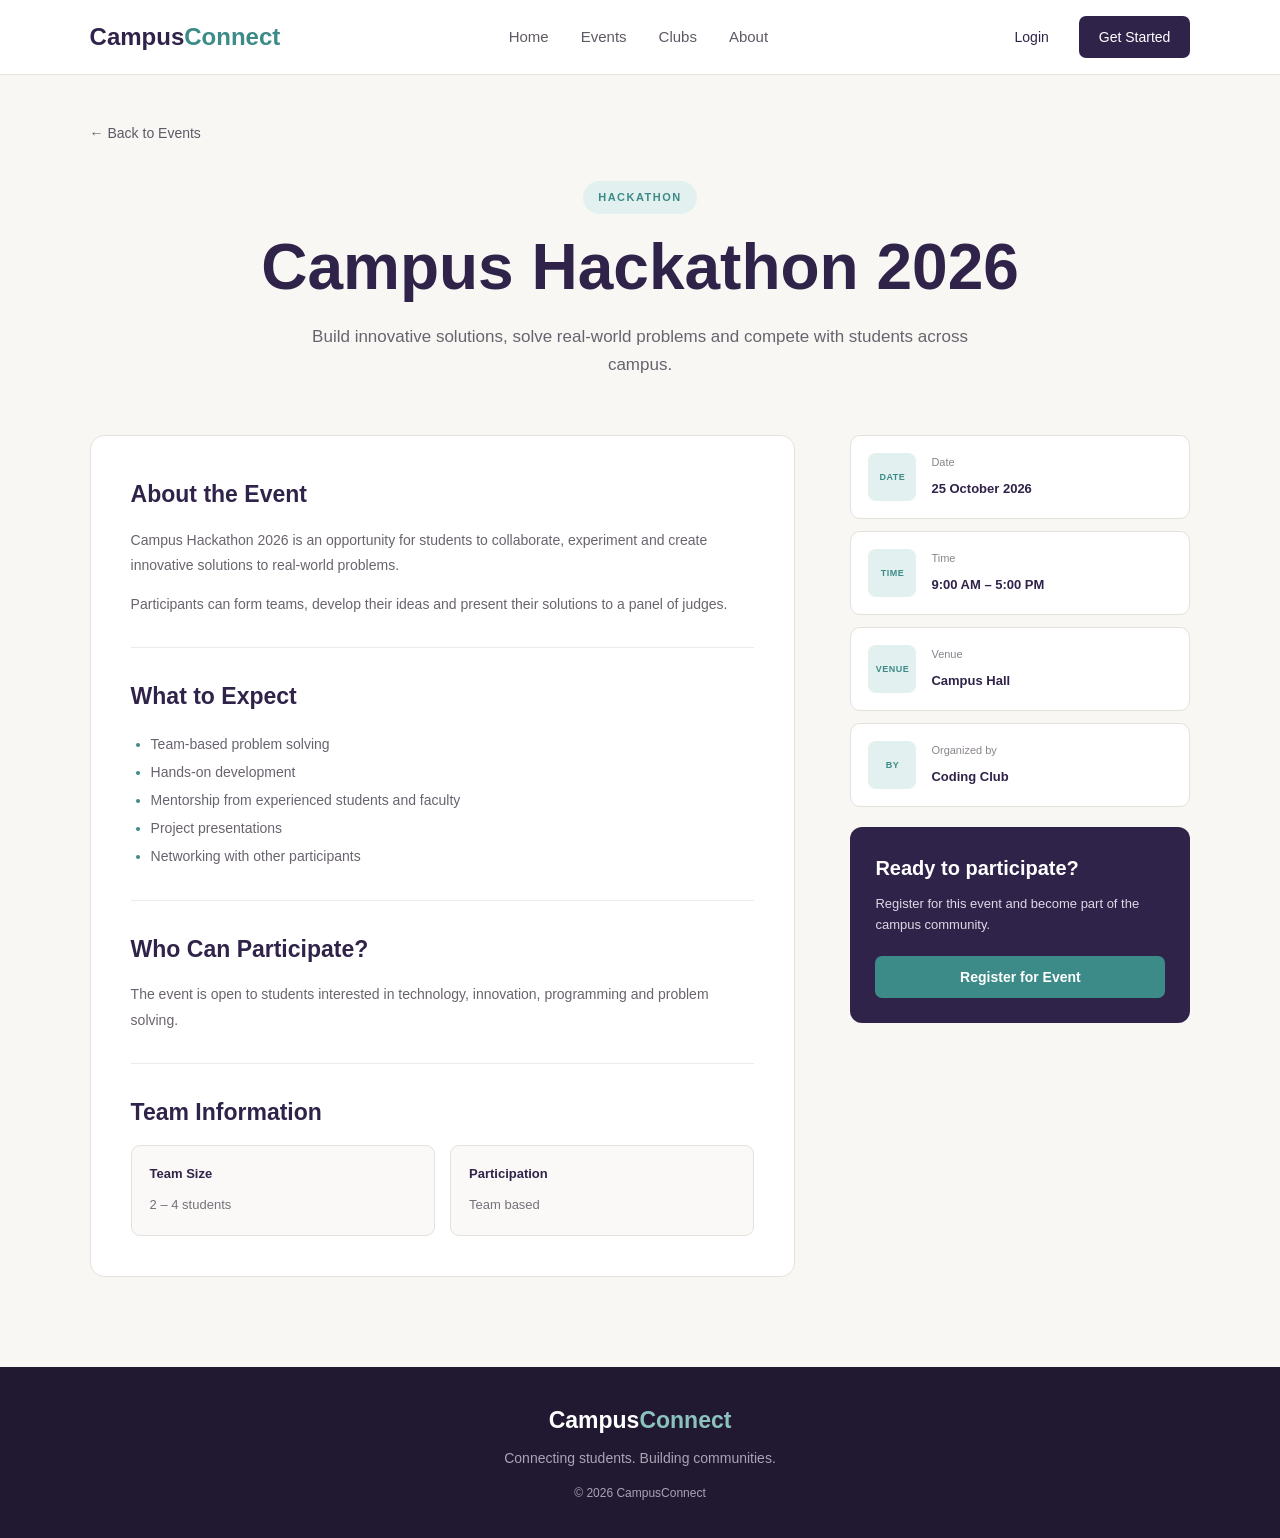
<file: frontend/event-details.html>
<!DOCTYPE html>
<html lang="en">

<head>

    <meta charset="UTF-8">

    <meta name="viewport" content="width=device-width, initial-scale=1.0">

    <title>Event Details | CampusConnect</title>

    <!-- Main Website CSS -->
    <link rel="stylesheet" href="CSS/style.css">

    <!-- Event Details CSS -->
    <link rel="stylesheet" href="CSS/event-details.css">

</head>


<body>

    <!-- =========================
         NAVIGATION BAR
    ========================== -->

    <header class="navbar">

        <a href="index.html" class="logo">
            Campus<span>Connect</span>
        </a>


        <nav class="navigation">

            <a href="index.html">
                Home
            </a>

            <a href="events.html">
                Events
            </a>

            <a href="clubs.html">
                Clubs
            </a>

            <a href="index.html#about">
                About
            </a>

        </nav>


        <div class="nav-buttons">

            <!-- Login will be connected to the React page later -->

            <a href="#" class="login-button">
                Login
            </a>

            <a href="#" class="signup-button">
                Get Started
            </a>

        </div>

    </header>



    <!-- =========================
         EVENT DETAILS
    ========================== -->

    <main class="event-details-page">


        <!-- Back to Events -->

        <div class="back-container">

            <a href="events.html" class="back-link">
                ← Back to Events
            </a>

        </div>



        <!-- Event Header -->

        <section class="event-detail-header">

            <div class="event-detail-category">
                HACKATHON
            </div>


            <h1>
                Campus Hackathon 2026
            </h1>


            <p class="event-detail-intro">
                Build innovative solutions, solve real-world
                problems and compete with students across
                campus.
            </p>

        </section>



        <!-- Event Information -->

        <section class="event-information">


            <!-- Main Information -->

            <div class="event-main-content">


                <!-- About -->

                <div class="detail-section">

                    <h2>
                        About the Event
                    </h2>

                    <p>
                        Campus Hackathon 2026 is an opportunity
                        for students to collaborate, experiment
                        and create innovative solutions to
                        real-world problems.
                    </p>

                    <p>
                        Participants can form teams, develop
                        their ideas and present their solutions
                        to a panel of judges.
                    </p>

                </div>



                <!-- What to Expect -->

                <div class="detail-section">

                    <h2>
                        What to Expect
                    </h2>

                    <ul class="detail-list">

                        <li>
                            Team-based problem solving
                        </li>

                        <li>
                            Hands-on development
                        </li>

                        <li>
                            Mentorship from experienced students
                            and faculty
                        </li>

                        <li>
                            Project presentations
                        </li>

                        <li>
                            Networking with other participants
                        </li>

                    </ul>

                </div>



                <!-- Eligibility -->

                <div class="detail-section">

                    <h2>
                        Who Can Participate?
                    </h2>

                    <p>
                        The event is open to students interested
                        in technology, innovation, programming
                        and problem solving.
                    </p>

                </div>



                <!-- Team Information -->

                <div class="detail-section">

                    <h2>
                        Team Information
                    </h2>

                    <div class="team-info">

                        <div>
                            <strong>
                                Team Size
                            </strong>

                            <span>
                                2 – 4 students
                            </span>
                        </div>


                        <div>
                            <strong>
                                Participation
                            </strong>

                            <span>
                                Team based
                            </span>
                        </div>

                    </div>

                </div>

            </div>



            <!-- Event Sidebar -->

            <aside class="event-sidebar">


                <!-- Event Date -->

                <div class="event-info-card">

                    <div class="info-icon">
                        DATE
                    </div>

                    <div>

                        <span>
                            Date
                        </span>

                        <strong>
                            25 October 2026
                        </strong>

                    </div>

                </div>



                <!-- Event Time -->

                <div class="event-info-card">

                    <div class="info-icon">
                        TIME
                    </div>

                    <div>

                        <span>
                            Time
                        </span>

                        <strong>
                            9:00 AM – 5:00 PM
                        </strong>

                    </div>

                </div>



                <!-- Event Location -->

                <div class="event-info-card">

                    <div class="info-icon">
                        VENUE
                    </div>

                    <div>

                        <span>
                            Venue
                        </span>

                        <strong>
                            Campus Hall
                        </strong>

                    </div>

                </div>



                <!-- Organizer -->

                <div class="event-info-card">

                    <div class="info-icon">
                        BY
                    </div>

                    <div>

                        <span>
                            Organized by
                        </span>

                        <strong>
                            Coding Club
                        </strong>

                    </div>

                </div>



                <!-- Registration -->

                <div class="registration-card">

                    <h3>
                        Ready to participate?
                    </h3>

                    <p>
                        Register for this event and
                        become part of the campus community.
                    </p>

                    <button
                        class="register-button"
                        id="registerButton"
                    >
                        Register for Event
                    </button>

                </div>

            </aside>

        </section>

    </main>



    <!-- =========================
         FOOTER
    ========================== -->

    <footer>

        <div class="footer-logo">
            Campus<span>Connect</span>
        </div>

        <p>
            Connecting students. Building communities.
        </p>

        <p class="copyright">
            © 2026 CampusConnect
        </p>

    </footer>



    <!-- Event Details JavaScript -->

    <script src="JS/event-details.js"></script>

</body>

</html>
</file>
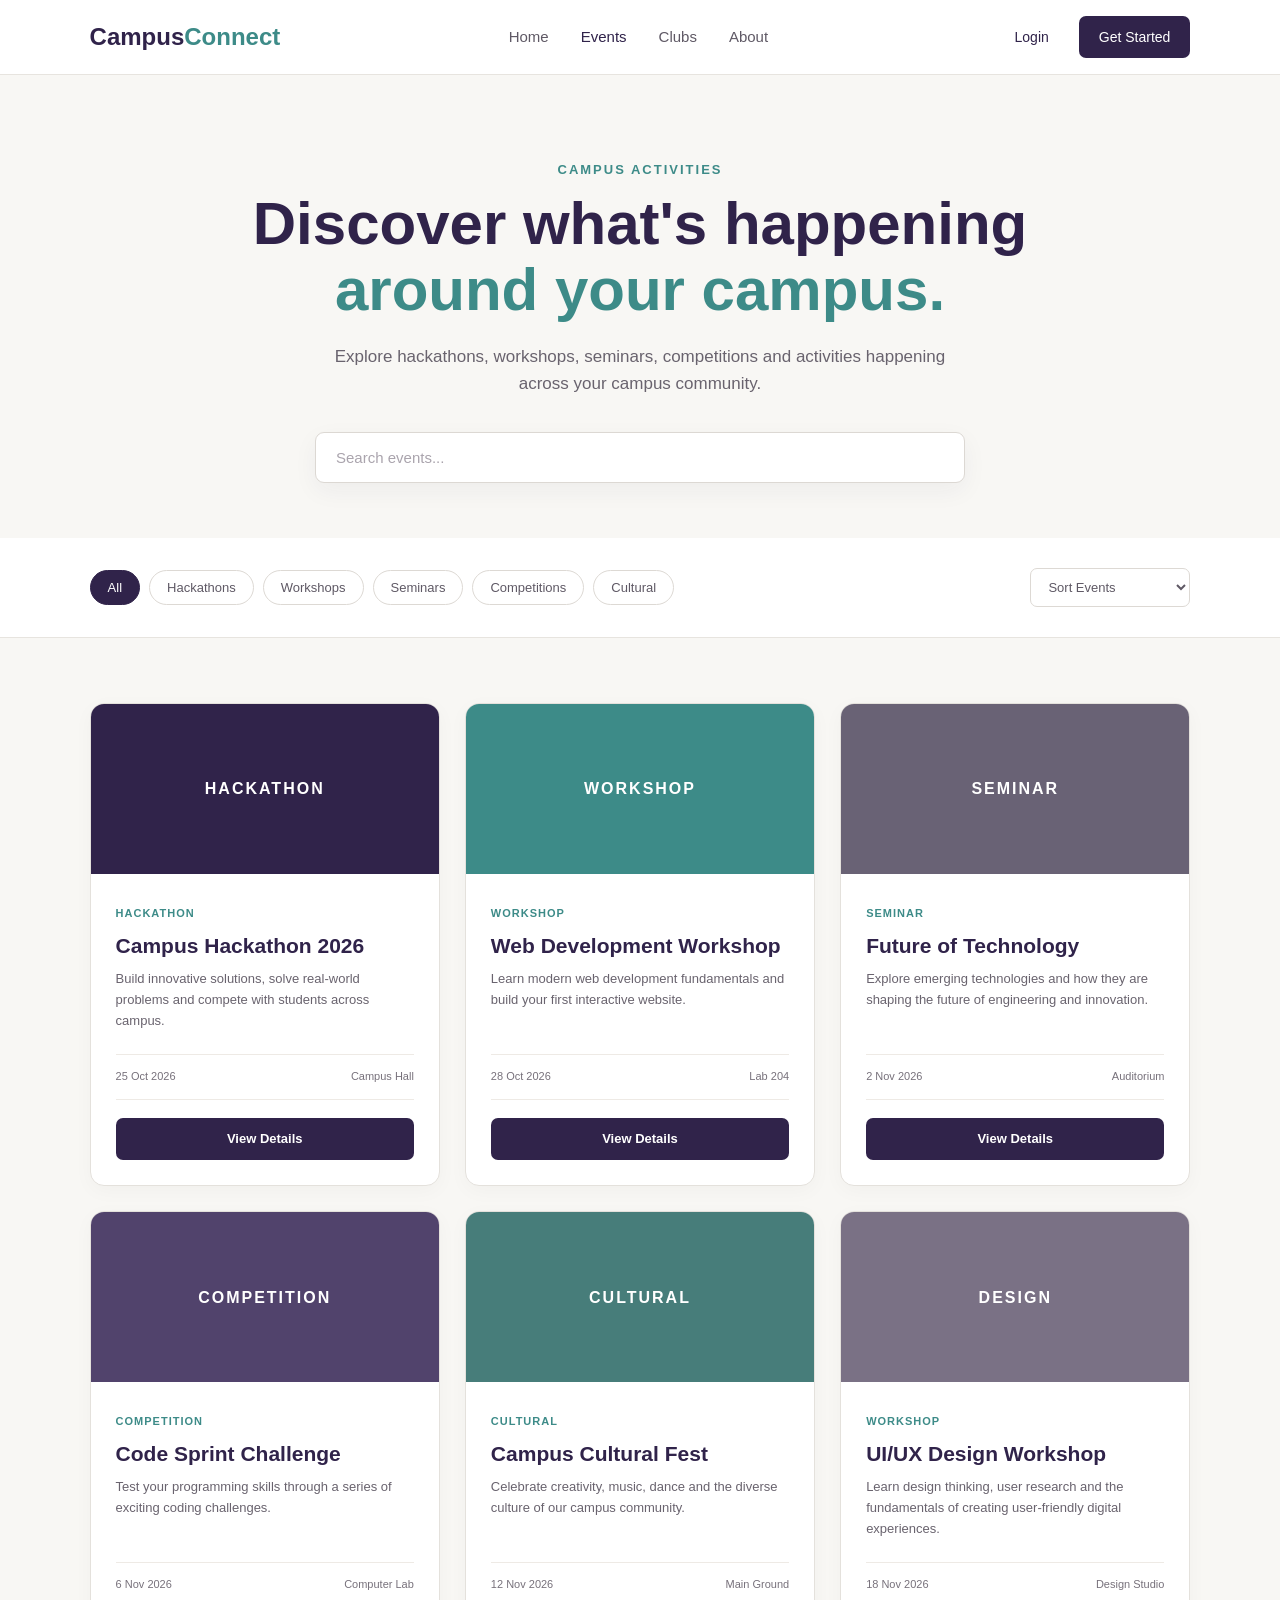
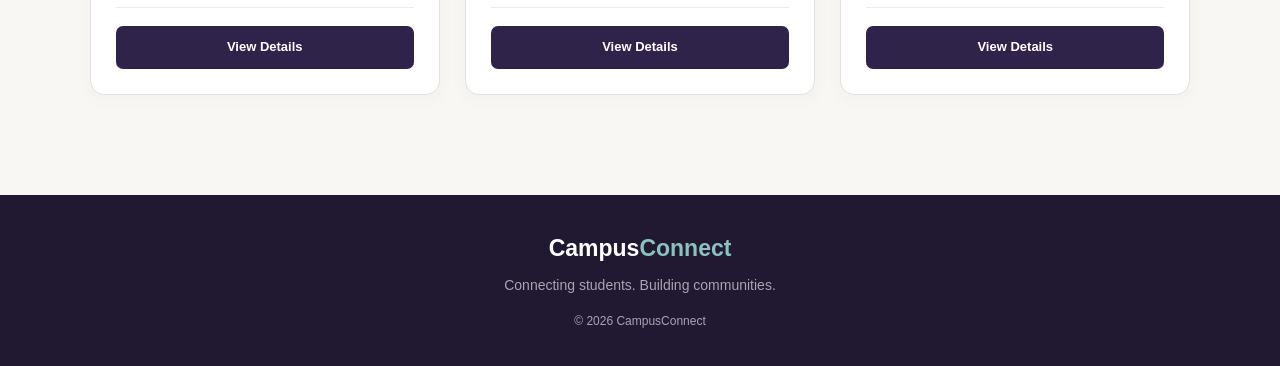
<file: frontend/events.html>
<!DOCTYPE html>
<html lang="en">

<head>

    <meta charset="UTF-8">

    <meta name="viewport" content="width=device-width, initial-scale=1.0">

    <title>Events | CampusConnect</title>

    <!-- Main Website CSS -->
    <link rel="stylesheet" href="CSS/style.css">

    <!-- Events Page CSS -->
    <link rel="stylesheet" href="CSS/events.css">

</head>


<body>

    <!-- =========================
         NAVIGATION BAR
    ========================== -->

    <header class="navbar">

        <a href="index.html" class="logo">
            Campus<span>Connect</span>
        </a>


        <nav class="navigation">

            <a href="index.html">
                Home
            </a>

            <a href="events.html" class="active">
                Events
            </a>

            <a href="clubs.html">
                Clubs
            </a>

            <a href="index.html#about">
                About
            </a>

        </nav>


        <div class="nav-buttons">

            <!-- Login will be connected to the React login later -->

            <a href="#" class="login-button">
                Login
            </a>

            <a href="#" class="signup-button">
                Get Started
            </a>

        </div>

    </header>



    <!-- =========================
         EVENTS PAGE
    ========================== -->

    <main>


        <!-- Page Introduction -->

        <section class="events-hero">

            <div class="events-heading">

                <p class="section-label">
                    CAMPUS ACTIVITIES
                </p>

                <h1>
                    Discover what's happening
                    <span>around your campus.</span>
                </h1>

                <p>
                    Explore hackathons, workshops, seminars,
                    competitions and activities happening across
                    your campus community.
                </p>

            </div>


            <!-- Search -->

            <div class="event-search">

                <input
                    type="text"
                    id="eventSearch"
                    placeholder="Search events..."
                >

            </div>

        </section>



        <!-- =========================
             FILTER SECTION
        ========================== -->

        <section class="event-controls">

            <div class="category-filters">

                <button
                    class="filter-button active-filter"
                    data-category="all"
                >
                    All
                </button>

                <button
                    class="filter-button"
                    data-category="hackathon"
                >
                    Hackathons
                </button>

                <button
                    class="filter-button"
                    data-category="workshop"
                >
                    Workshops
                </button>

                <button
                    class="filter-button"
                    data-category="seminar"
                >
                    Seminars
                </button>

                <button
                    class="filter-button"
                    data-category="competition"
                >
                    Competitions
                </button>

                <button
                    class="filter-button"
                    data-category="cultural"
                >
                    Cultural
                </button>

            </div>


            <select id="eventSort">

                <option value="default">
                    Sort Events
                </option>

                <option value="date">
                    Upcoming First
                </option>

                <option value="name">
                    Name A-Z
                </option>

            </select>

        </section>



        <!-- =========================
             EVENTS GRID
        ========================== -->

        <section class="events-container">

            <div class="events-grid" id="eventsGrid">


                <!-- Event 1 -->

                <article
                    class="event-item"
                    data-category="hackathon"
                    data-name="Campus Hackathon 2026"
                >

                    <div class="event-image hackathon-image">

                        <span>
                            HACKATHON
                        </span>

                    </div>


                    <div class="event-details">

                        <span class="event-category">
                            Hackathon
                        </span>

                        <h2>
                            Campus Hackathon 2026
                        </h2>

                        <p>
                            Build innovative solutions,
                            solve real-world problems and
                            compete with students across campus.
                        </p>


                        <div class="event-meta">

                            <span>
                                25 Oct 2026
                            </span>

                            <span>
                                Campus Hall
                            </span>

                        </div>


                        <a
                            href="event-details.html"
                            class="event-details-button"
                        >
                            View Details
                        </a>

                    </div>

                </article>



                <!-- Event 2 -->

                <article
                    class="event-item"
                    data-category="workshop"
                    data-name="Web Development Workshop"
                >

                    <div class="event-image workshop-image">

                        <span>
                            WORKSHOP
                        </span>

                    </div>


                    <div class="event-details">

                        <span class="event-category">
                            Workshop
                        </span>

                        <h2>
                            Web Development Workshop
                        </h2>

                        <p>
                            Learn modern web development
                            fundamentals and build your first
                            interactive website.
                        </p>


                        <div class="event-meta">

                            <span>
                                28 Oct 2026
                            </span>

                            <span>
                                Lab 204
                            </span>

                        </div>


                        <a
                            href="event-details.html"
                            class="event-details-button"
                        >
                            View Details
                        </a>

                    </div>

                </article>



                <!-- Event 3 -->

                <article
                    class="event-item"
                    data-category="seminar"
                    data-name="Future of Technology"
                >

                    <div class="event-image seminar-image">

                        <span>
                            SEMINAR
                        </span>

                    </div>


                    <div class="event-details">

                        <span class="event-category">
                            Seminar
                        </span>

                        <h2>
                            Future of Technology
                        </h2>

                        <p>
                            Explore emerging technologies
                            and how they are shaping the future
                            of engineering and innovation.
                        </p>


                        <div class="event-meta">

                            <span>
                                2 Nov 2026
                            </span>

                            <span>
                                Auditorium
                            </span>

                        </div>


                        <a
                            href="event-details.html"
                            class="event-details-button"
                        >
                            View Details
                        </a>

                    </div>

                </article>



                <!-- Event 4 -->

                <article
                    class="event-item"
                    data-category="competition"
                    data-name="Code Sprint Challenge"
                >

                    <div class="event-image competition-image">

                        <span>
                            COMPETITION
                        </span>

                    </div>


                    <div class="event-details">

                        <span class="event-category">
                            Competition
                        </span>

                        <h2>
                            Code Sprint Challenge
                        </h2>

                        <p>
                            Test your programming skills
                            through a series of exciting
                            coding challenges.
                        </p>


                        <div class="event-meta">

                            <span>
                                6 Nov 2026
                            </span>

                            <span>
                                Computer Lab
                            </span>

                        </div>


                        <a
                            href="event-details.html"
                            class="event-details-button"
                        >
                            View Details
                        </a>

                    </div>

                </article>



                <!-- Event 5 -->

                <article
                    class="event-item"
                    data-category="cultural"
                    data-name="Campus Cultural Fest"
                >

                    <div class="event-image cultural-image">

                        <span>
                            CULTURAL
                        </span>

                    </div>


                    <div class="event-details">

                        <span class="event-category">
                            Cultural
                        </span>

                        <h2>
                            Campus Cultural Fest
                        </h2>

                        <p>
                            Celebrate creativity, music,
                            dance and the diverse culture
                            of our campus community.
                        </p>


                        <div class="event-meta">

                            <span>
                                12 Nov 2026
                            </span>

                            <span>
                                Main Ground
                            </span>

                        </div>


                        <a
                            href="event-details.html"
                            class="event-details-button"
                        >
                            View Details
                        </a>

                    </div>

                </article>



                <!-- Event 6 -->

                <article
                    class="event-item"
                    data-category="workshop"
                    data-name="UI UX Design Workshop"
                >

                    <div class="event-image design-image">

                        <span>
                            DESIGN
                        </span>

                    </div>


                    <div class="event-details">

                        <span class="event-category">
                            Workshop
                        </span>

                        <h2>
                            UI/UX Design Workshop
                        </h2>

                        <p>
                            Learn design thinking, user research
                            and the fundamentals of creating
                            user-friendly digital experiences.
                        </p>


                        <div class="event-meta">

                            <span>
                                18 Nov 2026
                            </span>

                            <span>
                                Design Studio
                            </span>

                        </div>


                        <a
                            href="event-details.html"
                            class="event-details-button"
                        >
                            View Details
                        </a>

                    </div>

                </article>


            </div>


            <!-- No results message -->

            <div
                id="noEvents"
                class="no-events"
                style="display: none;"
            >

                <h3>
                    No events found
                </h3>

                <p>
                    Try a different search or category.
                </p>

            </div>

        </section>

    </main>



    <!-- =========================
         FOOTER
    ========================== -->

    <footer>

        <div class="footer-logo">
            Campus<span>Connect</span>
        </div>

        <p>
            Connecting students. Building communities.
        </p>

        <p class="copyright">
            © 2026 CampusConnect
        </p>

    </footer>



    <!-- Events JavaScript -->

    <script src="JS/events.js"></script>

</body>

</html>
</file>
<file: frontend/CSS/style.css>
/* =========================================
   CAMPUSCONNECT - MAIN STYLESHEET
========================================= */


/* =========================================
   1. GENERAL SETTINGS
========================================= */

* {
    margin: 0;
    padding: 0;
    box-sizing: border-box;
}

html {
    scroll-behavior: smooth;
}

body {
    font-family: Arial, Helvetica, sans-serif;
    background: #f8f7f4;
    color: #292631;
    line-height: 1.6;
}

a {
    text-decoration: none;
    color: inherit;
}

button {
    font-family: inherit;
}


/* =========================================
   2. NAVIGATION BAR
========================================= */

.navbar {
    height: 75px;

    display: flex;
    align-items: center;
    justify-content: space-between;

    padding: 0 7%;

    background: #ffffff;

    border-bottom: 1px solid #e7e4df;

    position: sticky;
    top: 0;

    z-index: 1000;
}


/* Logo */

.logo {
    font-size: 24px;
    font-weight: 700;

    color: #30234a;
}

.logo span {
    color: #3d8b88;
}


/* Navigation links */

.navigation {
    display: flex;
    gap: 32px;
}

.navigation a {
    font-size: 15px;

    color: #5f5965;

    transition: 0.3s;
}

.navigation a:hover,
.navigation a.active {
    color: #30234a;
}


/* Navigation buttons */

.nav-buttons {
    display: flex;
    align-items: center;
    gap: 12px;
}

.login-button {
    padding: 9px 18px;

    color: #30234a;

    font-size: 14px;
}

.signup-button {
    padding: 10px 20px;

    background: #30234a;

    color: #ffffff;

    border-radius: 7px;

    font-size: 14px;

    transition: 0.3s;
}

.signup-button:hover {
    background: #463363;
}


/* =========================================
   3. HERO SECTION
========================================= */

.hero {
    min-height: 620px;

    padding: 80px 7%;

    display: flex;
    align-items: center;
    justify-content: space-between;

    gap: 60px;

    background: linear-gradient(
        135deg,
        #f8f7f4,
        #f0eee9
    );
}


/* Hero text */

.hero-content {
    max-width: 600px;
}

.tagline {
    font-size: 13px;

    font-weight: bold;

    letter-spacing: 2px;

    color: #3d8b88;

    margin-bottom: 18px;
}

.hero h1 {
    font-size: clamp(48px, 6vw, 76px);

    line-height: 1.05;

    color: #30234a;

    margin-bottom: 25px;
}

.hero h1 span {
    color: #3d8b88;
}

.hero-description {
    max-width: 550px;

    font-size: 18px;

    color: #625d67;

    margin-bottom: 35px;
}


/* Hero buttons */

.hero-buttons {
    display: flex;

    gap: 15px;
}

.primary-button {
    padding: 13px 25px;

    background: #30234a;

    color: #ffffff;

    border-radius: 8px;

    font-weight: 600;

    transition: 0.3s;
}

.primary-button:hover {
    background: #463363;
}

.secondary-button {
    padding: 12px 25px;

    border: 1px solid #30234a;

    color: #30234a;

    border-radius: 8px;

    font-weight: 600;

    transition: 0.3s;
}

.secondary-button:hover {
    background: #30234a;

    color: white;
}


/* =========================================
   4. HERO VISUAL
========================================= */

.hero-visual {
    width: 430px;
    height: 430px;

    position: relative;

    display: flex;

    justify-content: center;
    align-items: center;
}


/* Main circle */

.main-circle {
    width: 280px;
    height: 280px;

    border-radius: 50%;

    background: #30234a;

    display: flex;

    align-items: center;
    justify-content: center;

    box-shadow:
        0 25px 60px rgba(48, 35, 74, 0.25);
}

.circle-content {
    text-align: center;

    color: white;
}

.circle-title {
    display: block;

    font-size: 14px;

    letter-spacing: 4px;

    color: #9bc7c3;

    margin-bottom: 5px;
}

.circle-content strong {
    font-size: 35px;

    letter-spacing: 2px;
}


/* Floating cards */

.floating-card {
    position: absolute;

    width: 225px;

    display: flex;

    align-items: center;

    gap: 12px;

    padding: 15px 18px;

    background: white;

    border-radius: 12px;

    box-shadow:
        0 12px 35px rgba(0, 0, 0, 0.10);
}

.floating-card p {
    font-size: 12px;

    color: #77717d;
}

.card-icon {
    width: 40px;
    height: 40px;

    flex-shrink: 0;

    display: flex;

    align-items: center;
    justify-content: center;

    border-radius: 9px;

    background: #e2f0ee;

    color: #3d8b88;

    font-weight: bold;
}

.event-card {
    top: 35px;
    left: 0;
}

.team-card {
    bottom: 40px;
    right: 0;
}


/* =========================================
   5. COMMON SECTION SETTINGS
========================================= */

.section-heading {
    max-width: 720px;

    margin: 0 auto 50px;

    text-align: center;
}

.section-label {
    margin-bottom: 10px;

    color: #3d8b88;

    font-size: 13px;

    font-weight: bold;

    letter-spacing: 2px;
}

.section-heading h2 {
    font-size: 40px;

    line-height: 1.2;

    color: #30234a;
}

.section-heading h2 span {
    color: #3d8b88;
}

.section-description {
    margin-top: 10px;

    color: #69636e;
}


/* =========================================
   6. FEATURES SECTION
========================================= */

.features {
    padding: 100px 7%;

    background: #ffffff;
}

.feature-grid {
    display: grid;

    grid-template-columns:
        repeat(3, 1fr);

    gap: 25px;
}

.feature-card {
    padding: 35px;

    border: 1px solid #e7e4df;

    border-radius: 14px;

    transition: 0.3s;
}

.feature-card:hover {
    transform: translateY(-5px);

    box-shadow:
        0 15px 40px rgba(0, 0, 0, 0.08);
}

.feature-icon {
    width: 50px;
    height: 50px;

    display: flex;

    align-items: center;
    justify-content: center;

    margin-bottom: 22px;

    border-radius: 10px;

    background: #e2f0ee;

    color: #3d8b88;

    font-weight: bold;
}

.feature-card h3 {
    margin-bottom: 10px;

    color: #30234a;

    font-size: 21px;
}

.feature-card p {
    margin-bottom: 20px;

    color: #69636e;
}

.feature-card a {
    color: #3d8b88;

    font-size: 14px;

    font-weight: bold;
}


/* =========================================
   7. EVENTS SECTION
========================================= */

.events-section {
    padding: 100px 7%;

    background: #f8f7f4;
}

.event-grid {
    display: grid;

    grid-template-columns:
        repeat(3, 1fr);

    gap: 25px;
}

.event-card {
    overflow: hidden;

    background: white;

    border: 1px solid #e5e2dd;

    border-radius: 14px;

    transition: 0.3s;
}

.event-card:hover {
    transform: translateY(-5px);

    box-shadow:
        0 15px 40px rgba(0, 0, 0, 0.08);
}


/* Event image */

.event-image {
    height: 170px;

    display: flex;

    align-items: center;
    justify-content: center;

    background: #30234a;

    color: white;

    font-size: 24px;

    font-weight: bold;

    letter-spacing: 2px;
}

.event-image.workshop {
    background: #3d8b88;
}

.event-image.seminar {
    background: #696275;
}


/* Event content */

.event-content {
    padding: 25px;
}

.event-type {
    color: #3d8b88;

    font-size: 12px;

    font-weight: bold;

    text-transform: uppercase;
}

.event-content h3 {
    margin: 8px 0;

    color: #30234a;

    font-size: 21px;
}

.event-content p {
    margin-bottom: 18px;

    color: #6c6670;

    font-size: 14px;
}

.event-info {
    display: flex;

    justify-content: space-between;

    margin-bottom: 20px;

    color: #77717b;

    font-size: 12px;
}


/* Event button */

.event-button {
    width: 100%;

    padding: 11px;

    border: none;

    border-radius: 7px;

    background: #30234a;

    color: white;

    cursor: pointer;

    font-weight: bold;

    transition: 0.3s;
}

.event-button:hover {
    background: #463363;
}


/* =========================================
   8. CLUBS SECTION
========================================= */

.clubs-section {
    padding: 100px 7%;

    background: white;
}

.club-grid {
    display: grid;

    grid-template-columns:
        repeat(3, 1fr);

    gap: 25px;
}

.club-card {
    padding: 35px;

    border: 1px solid #e7e4df;

    border-radius: 14px;

    transition: 0.3s;
}

.club-card:hover {
    transform: translateY(-5px);

    box-shadow:
        0 15px 40px rgba(0, 0, 0, 0.08);
}

.club-icon {
    width: 50px;
    height: 50px;

    display: flex;

    align-items: center;
    justify-content: center;

    margin-bottom: 20px;

    border-radius: 10px;

    background: #eeeaf4;

    color: #30234a;

    font-weight: bold;
}

.club-card h3 {
    margin-bottom: 10px;

    color: #30234a;
}

.club-card p {
    margin-bottom: 20px;

    color: #69636e;

    font-size: 14px;
}

.club-card a {
    color: #3d8b88;

    font-size: 14px;

    font-weight: bold;
}


/* =========================================
   9. ABOUT SECTION
========================================= */

.about-section {
    padding: 100px 7%;

    display: grid;

    grid-template-columns: 1fr 1fr;

    gap: 80px;

    align-items: center;

    background: #30234a;

    color: white;
}

.about-heading h2 {
    max-width: 600px;

    font-size: 48px;

    line-height: 1.15;
}

.about-content {
    color: #d9d5df;

    font-size: 17px;
}

.about-content p {
    margin-bottom: 20px;
}


/* =========================================
   10. FOOTER
========================================= */

footer {
    padding: 35px 7%;

    text-align: center;

    background: #211832;

    color: #aaa4b3;
}

.footer-logo {
    margin-bottom: 8px;

    color: white;

    font-size: 23px;

    font-weight: bold;
}

.footer-logo span {
    color: #8cc2be;
}

footer p {
    font-size: 14px;
}

.copyright {
    margin-top: 15px;

    font-size: 12px;
}


/* =========================================
   11. RESPONSIVE DESIGN
========================================= */

@media (max-width: 900px) {

    .navigation {
        display: none;
    }

    .hero {
        flex-direction: column;

        text-align: center;

        padding-top: 60px;
    }

    .hero-description {
        margin-left: auto;
        margin-right: auto;
    }

    .hero-buttons {
        justify-content: center;
    }

    .feature-grid,
    .event-grid,
    .club-grid {
        grid-template-columns: 1fr;
    }

    .about-section {
        grid-template-columns: 1fr;

        gap: 30px;
    }

}


@media (max-width: 600px) {

    .navbar {
        padding: 0 5%;
    }

    .login-button {
        display: none;
    }

    .hero {
        padding: 50px 5%;
    }

    .hero-visual {
        width: 100%;

        transform: scale(0.85);
    }

    .features,
    .events-section,
    .clubs-section,
    .about-section {
        padding: 70px 5%;
    }

    .section-heading h2 {
        font-size: 32px;
    }

    .about-heading h2 {
        font-size: 38px;
    }

}
</file>
<file: frontend/CSS/event-details.css>
/* =========================================
   CAMPUSCONNECT - EVENT DETAILS PAGE
========================================= */


/* =========================================
   1. MAIN PAGE
========================================= */

.event-details-page {
    background: #f8f7f4;

    min-height: 100vh;

    padding: 45px 7% 90px;
}


/* =========================================
   2. BACK LINK
========================================= */

.back-container {
    max-width: 1200px;

    margin: 0 auto 35px;
}

.back-link {
    color: #5f5965;

    font-size: 14px;

    font-weight: 500;

    transition: 0.2s;
}

.back-link:hover {
    color: #3d8b88;
}


/* =========================================
   3. EVENT HEADER
========================================= */

.event-detail-header {
    max-width: 1000px;

    margin: 0 auto 55px;

    text-align: center;
}

.event-detail-category {
    display: inline-block;

    padding: 8px 15px;

    margin-bottom: 18px;

    border-radius: 20px;

    background: #e2f0ef;

    color: #3d8b88;

    font-size: 11px;

    font-weight: 700;

    letter-spacing: 1.5px;
}

.event-detail-header h1 {
    margin-bottom: 20px;

    color: #30234a;

    font-size: clamp(40px, 5vw, 64px);

    line-height: 1.1;
}

.event-detail-intro {
    max-width: 720px;

    margin: 0 auto;

    color: #69636e;

    font-size: 17px;

    line-height: 1.7;
}


/* =========================================
   4. INFORMATION LAYOUT
========================================= */

.event-information {
    max-width: 1200px;

    margin: 0 auto;

    display: grid;

    grid-template-columns:
        minmax(0, 1fr) 340px;

    gap: 55px;

    align-items: start;
}


/* =========================================
   5. MAIN CONTENT
========================================= */

.event-main-content {
    background: #ffffff;

    padding: 40px;

    border: 1px solid #e5e1dc;

    border-radius: 14px;
}

.detail-section {
    padding-bottom: 30px;

    margin-bottom: 30px;

    border-bottom: 1px solid #eeeae5;
}

.detail-section:last-child {
    padding-bottom: 0;

    margin-bottom: 0;

    border-bottom: none;
}

.detail-section h2 {
    margin-bottom: 15px;

    color: #30234a;

    font-size: 23px;
}

.detail-section p {
    margin-bottom: 13px;

    color: #69636e;

    font-size: 14px;

    line-height: 1.8;
}

.detail-section p:last-child {
    margin-bottom: 0;
}


/* =========================================
   6. DETAIL LIST
========================================= */

.detail-list {
    margin: 0;

    padding-left: 20px;

    color: #69636e;

    font-size: 14px;

    line-height: 2;
}

.detail-list li::marker {
    color: #3d8b88;
}


/* =========================================
   7. TEAM INFORMATION
========================================= */

.team-info {
    display: grid;

    grid-template-columns:
        repeat(2, 1fr);

    gap: 15px;
}

.team-info > div {
    padding: 18px;

    border: 1px solid #e5e1dc;

    border-radius: 9px;

    background: #faf9f7;
}

.team-info strong {
    display: block;

    margin-bottom: 6px;

    color: #30234a;

    font-size: 13px;
}

.team-info span {
    color: #77717b;

    font-size: 13px;
}


/* =========================================
   8. SIDEBAR
========================================= */

.event-sidebar {
    display: flex;

    flex-direction: column;

    gap: 12px;
}


/* =========================================
   9. EVENT INFORMATION CARD
========================================= */

.event-info-card {
    display: flex;

    align-items: center;

    gap: 15px;

    padding: 17px;

    background: #ffffff;

    border: 1px solid #e5e1dc;

    border-radius: 10px;
}

.info-icon {
    width: 48px;

    height: 48px;

    flex-shrink: 0;

    display: flex;

    align-items: center;

    justify-content: center;

    border-radius: 8px;

    background: #e2f0ef;

    color: #3d8b88;

    font-size: 9px;

    font-weight: 700;

    letter-spacing: 0.5px;
}

.event-info-card span {
    display: block;

    margin-bottom: 4px;

    color: #8a848c;

    font-size: 11px;
}

.event-info-card strong {
    color: #30234a;

    font-size: 13px;

    line-height: 1.4;
}


/* =========================================
   10. REGISTRATION CARD
========================================= */

.registration-card {
    margin-top: 8px;

    padding: 25px;

    border-radius: 12px;

    background: #30234a;

    color: #ffffff;
}

.registration-card h3 {
    margin-bottom: 10px;

    font-size: 20px;
}

.registration-card p {
    margin-bottom: 20px;

    color: #ddd8e5;

    font-size: 13px;

    line-height: 1.6;
}


/* =========================================
   11. REGISTER BUTTON
========================================= */

.register-button {
    width: 100%;

    padding: 13px;

    border: none;

    border-radius: 7px;

    background: #3d8b88;

    color: #ffffff;

    font-family: inherit;

    font-size: 14px;

    font-weight: 600;

    cursor: pointer;

    transition: 0.25s;
}

.register-button:hover {
    background: #4b9d99;

    transform: translateY(-1px);
}


/* =========================================
   12. RESPONSIVE DESIGN
========================================= */

@media (max-width: 900px) {

    .event-information {
        grid-template-columns: 1fr;

        gap: 30px;
    }

    .event-sidebar {
        display: grid;

        grid-template-columns:
            repeat(2, 1fr);
    }

    .registration-card {
        grid-column: 1 / -1;
    }

}


@media (max-width: 600px) {

    .event-details-page {
        padding: 35px 5% 70px;
    }

    .event-detail-header {
        margin-bottom: 40px;
    }

    .event-detail-header h1 {
        font-size: 38px;
    }

    .event-detail-intro {
        font-size: 15px;
    }

    .event-main-content {
        padding: 25px;
    }

    .team-info {
        grid-template-columns: 1fr;
    }

    .event-sidebar {
        display: flex;
    }

}
</file>
<file: frontend/CSS/events.css>
/* =========================================
   CAMPUSCONNECT - EVENTS PAGE
========================================= */


/* =========================================
   1. EVENTS HERO
========================================= */

.events-hero {
    padding: 85px 7% 55px;

    background: #f8f7f4;

    text-align: center;
}

.events-heading {
    max-width: 800px;

    margin: 0 auto 35px;
}

.events-heading h1 {
    margin-bottom: 20px;

    color: #30234a;

    font-size: clamp(40px, 5vw, 60px);

    line-height: 1.1;
}

.events-heading h1 span {
    color: #3d8b88;
}

.events-heading > p:not(.section-label) {
    max-width: 650px;

    margin: 0 auto;

    color: #69636e;

    font-size: 17px;
}


/* =========================================
   2. SEARCH
========================================= */

.event-search {
    width: 100%;

    max-width: 650px;

    margin: 0 auto;
}

.event-search input {
    width: 100%;

    padding: 16px 20px;

    border: 1px solid #dcd8d3;

    border-radius: 9px;

    background: #ffffff;

    color: #292631;

    font-family: inherit;

    font-size: 15px;

    outline: none;

    box-shadow:
        0 8px 25px rgba(48, 35, 74, 0.05);

    transition: 0.25s;
}

.event-search input:focus {
    border-color: #3d8b88;

    box-shadow:
        0 0 0 3px rgba(61, 139, 136, 0.10);
}

.event-search input::placeholder {
    color: #aaa4ad;
}


/* =========================================
   3. FILTER CONTROLS
========================================= */

.event-controls {
    padding: 30px 7%;

    display: flex;

    align-items: center;

    justify-content: space-between;

    gap: 25px;

    background: #ffffff;

    border-bottom: 1px solid #e7e4df;
}

.category-filters {
    display: flex;

    flex-wrap: wrap;

    gap: 9px;
}

.filter-button {
    padding: 9px 17px;

    border: 1px solid #ddd9d4;

    border-radius: 20px;

    background: #ffffff;

    color: #5f5965;

    font-family: inherit;

    font-size: 13px;

    cursor: pointer;

    transition: 0.25s;
}

.filter-button:hover {
    border-color: #3d8b88;

    color: #3d8b88;
}

.filter-button.active-filter {
    border-color: #30234a;

    background: #30234a;

    color: #ffffff;
}


/* Sort dropdown */

#eventSort {
    min-width: 160px;

    padding: 10px 13px;

    border: 1px solid #ddd9d4;

    border-radius: 7px;

    background: #ffffff;

    color: #5f5965;

    font-family: inherit;

    font-size: 13px;

    outline: none;

    cursor: pointer;
}


/* =========================================
   4. EVENTS CONTAINER
========================================= */

.events-container {
    padding: 65px 7% 100px;

    background: #f8f7f4;
}

.events-grid {
    max-width: 1250px;

    margin: 0 auto;

    display: grid;

    grid-template-columns:
        repeat(3, 1fr);

    gap: 25px;
}


/* =========================================
   5. EVENT CARD
========================================= */

.event-item {
    overflow: hidden;

    background: #ffffff;

    border: 1px solid #e4e1dc;

    border-radius: 14px;

    box-shadow:
        0 5px 20px rgba(0, 0, 0, 0.03);

    transition:
        transform 0.25s,
        box-shadow 0.25s;
}

.event-item:hover {
    transform: translateY(-5px);

    box-shadow:
        0 15px 35px rgba(0, 0, 0, 0.08);
}


/* =========================================
   6. EVENT IMAGE AREA
========================================= */

.event-image {
    height: 170px;

    display: flex;

    align-items: center;

    justify-content: center;

    color: #ffffff;

    font-size: 16px;

    font-weight: 700;

    letter-spacing: 2px;
}


/* Different event types */

.hackathon-image {
    background: #30234a;
}

.workshop-image {
    background: #3d8b88;
}

.seminar-image {
    background: #696275;
}

.competition-image {
    background: #51436c;
}

.cultural-image {
    background: #477d7a;
}

.design-image {
    background: #7a7185;
}


/* =========================================
   7. EVENT DETAILS
========================================= */

.event-details {
    padding: 25px;
}

.event-category {
    color: #3d8b88;

    font-size: 11px;

    font-weight: 700;

    letter-spacing: 1px;

    text-transform: uppercase;
}

.event-details h2 {
    margin: 8px 0 10px;

    color: #30234a;

    font-size: 21px;

    line-height: 1.25;
}

.event-details > p {
    min-height: 65px;

    margin-bottom: 20px;

    color: #69636e;

    font-size: 13px;

    line-height: 1.6;
}


/* =========================================
   8. EVENT META
========================================= */

.event-meta {
    display: flex;

    justify-content: space-between;

    gap: 10px;

    padding: 13px 0;

    margin-bottom: 18px;

    border-top: 1px solid #eeeae5;

    border-bottom: 1px solid #eeeae5;

    color: #77717b;

    font-size: 11px;
}


/* =========================================
   9. DETAILS BUTTON
========================================= */

.event-details-button {
    display: block;

    width: 100%;

    padding: 11px;

    border-radius: 7px;

    background: #30234a;

    color: #ffffff;

    text-align: center;

    font-size: 13px;

    font-weight: 600;

    transition: 0.25s;
}

.event-details-button:hover {
    background: #463363;
}


/* =========================================
   10. NO EVENTS MESSAGE
========================================= */

.no-events {
    padding: 70px 20px;

    text-align: center;
}

.no-events h3 {
    margin-bottom: 8px;

    color: #30234a;

    font-size: 22px;
}

.no-events p {
    color: #77717b;

    font-size: 14px;
}


/* =========================================
   11. RESPONSIVE DESIGN
========================================= */

@media (max-width: 1000px) {

    .events-grid {
        grid-template-columns:
            repeat(2, 1fr);
    }

}


@media (max-width: 750px) {

    .event-controls {
        flex-direction: column;

        align-items: stretch;
    }

    .category-filters {
        justify-content: center;
    }

    #eventSort {
        width: 100%;
    }

}


@media (max-width: 600px) {

    .events-hero {
        padding: 60px 5% 45px;
    }

    .events-container {
        padding: 45px 5% 70px;
    }

    .events-grid {
        grid-template-columns: 1fr;
    }

    .events-heading h1 {
        font-size: 40px;
    }

    .event-controls {
        padding: 25px 5%;
    }

}
</file>
